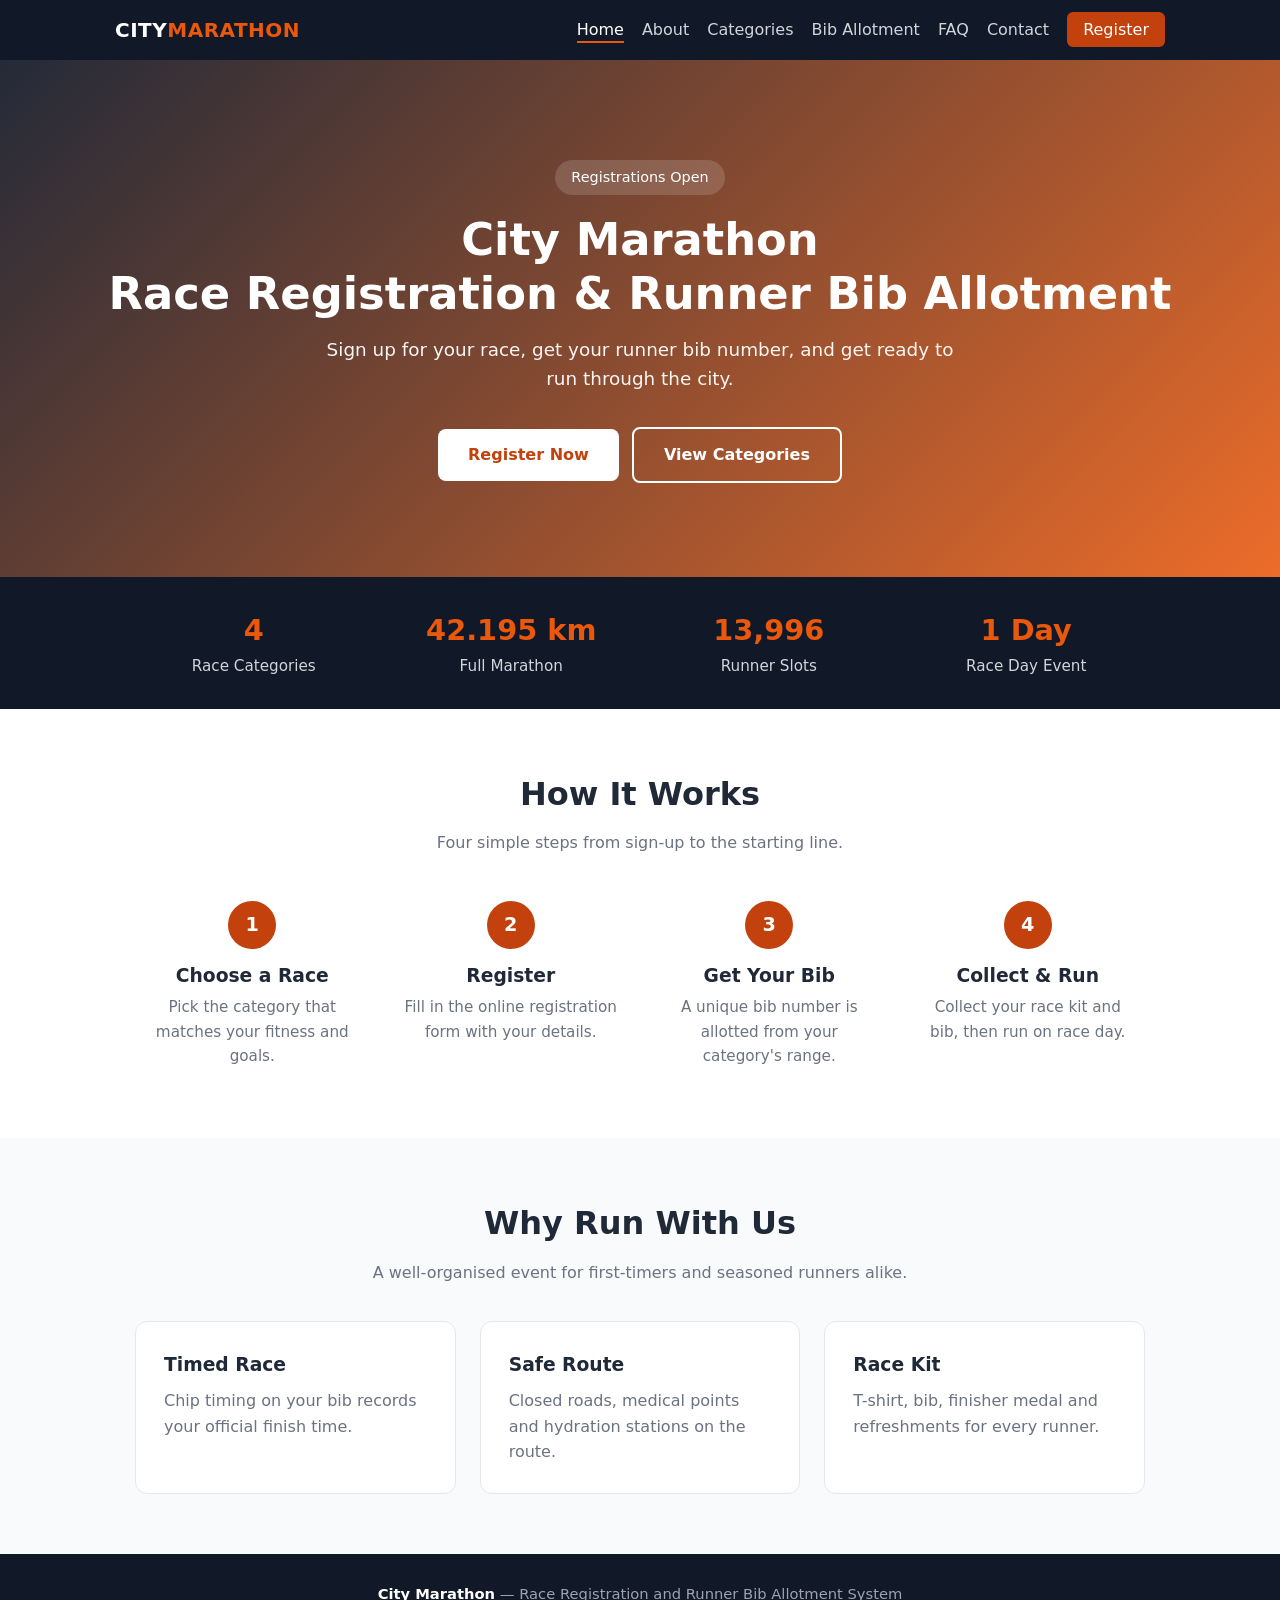
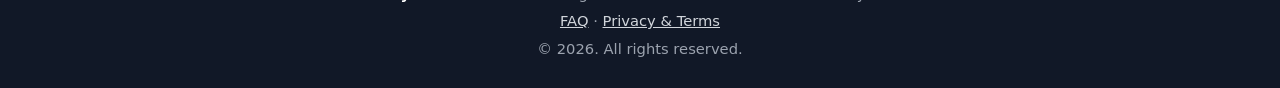
<file: index.html>
<!DOCTYPE html>
<html lang="en">
<head>
  <meta charset="UTF-8">
  <meta name="viewport" content="width=device-width, initial-scale=1.0">
  <meta name="description" content="City Marathon race registration and runner bib allotment information.">
  <meta property="og:title" content="City Marathon | Race Registration &amp; Bib Allotment">
  <meta property="og:description" content="Register for the City Marathon, 14 January 2027, and learn how runner bib numbers are allotted.">
  <meta property="og:type" content="website">
  <title>City Marathon | Race Registration &amp; Bib Allotment</title>
  <link rel="icon" href="data:image/svg+xml,%3Csvg xmlns='http://www.w3.org/2000/svg' viewBox='0 0 64 64'%3E%3Crect width='64' height='64' rx='12' fill='%23111827'/%3E%3Ctext x='32' y='43' font-size='32' font-weight='800' text-anchor='middle' fill='%23ea580c' font-family='Arial'%3ECM%3C/text%3E%3C/svg%3E">
  <link rel="stylesheet" href="style.css">
</head>
<body>

  <a href="#main" class="skip">Skip to content</a>

  <header>
    <div class="container nav">
      <a href="index.html" class="logo">CITY<span>MARATHON</span></a>
      <input type="checkbox" id="menu" class="menu-toggle">
      <label for="menu" class="menu-button" aria-label="Open menu">&#9776;</label>
      <ul>
        <li><a href="index.html" class="active" aria-current="page">Home</a></li>
        <li><a href="about.html">About</a></li>
        <li><a href="categories.html">Categories</a></li>
        <li><a href="bib-allotment.html">Bib Allotment</a></li>
        <li><a href="faq.html">FAQ</a></li>
        <li><a href="contact.html">Contact</a></li>
        <li><a href="register.html" class="cta">Register</a></li>
      </ul>
    </div>
  </header>

  <main id="main">
    <div class="hero">
      <span class="tag">Registrations Open</span>
      <h1>City Marathon<br>Race Registration &amp; Runner Bib Allotment</h1>
      <p>Sign up for your race, get your runner bib number, and get ready to run through the city.</p>
      <a href="register.html" class="btn">Register Now</a>
      <a href="categories.html" class="btn outline">View Categories</a>
    </div>

    <div class="stats">
      <div class="container">
        <div><strong>4</strong><span>Race Categories</span></div>
        <div><strong>42.195 km</strong><span>Full Marathon</span></div>
        <div><strong>13,996</strong><span>Runner Slots</span></div>
        <div><strong>1 Day</strong><span>Race Day Event</span></div>
      </div>
    </div>

    <section>
      <div class="container">
        <h2>How It Works</h2>
        <p class="sub">Four simple steps from sign-up to the starting line.</p>
        <div class="steps">
          <div class="step"><h3>Choose a Race</h3><p>Pick the category that matches your fitness and goals.</p></div>
          <div class="step"><h3>Register</h3><p>Fill in the online registration form with your details.</p></div>
          <div class="step"><h3>Get Your Bib</h3><p>A unique bib number is allotted from your category's range.</p></div>
          <div class="step"><h3>Collect &amp; Run</h3><p>Collect your race kit and bib, then run on race day.</p></div>
        </div>
      </div>
    </section>

    <section class="alt">
      <div class="container">
        <h2>Why Run With Us</h2>
        <p class="sub">A well-organised event for first-timers and seasoned runners alike.</p>
        <div class="cards">
          <div class="card"><h3>Timed Race</h3><p>Chip timing on your bib records your official finish time.</p></div>
          <div class="card"><h3>Safe Route</h3><p>Closed roads, medical points and hydration stations on the route.</p></div>
          <div class="card"><h3>Race Kit</h3><p>T-shirt, bib, finisher medal and refreshments for every runner.</p></div>
        </div>
      </div>
    </section>
  </main>

  <footer>
    <p><strong>City Marathon</strong> &mdash; Race Registration and Runner Bib Allotment System</p>
    <p><a href="faq.html">FAQ</a> &middot; <a href="privacy.html">Privacy &amp; Terms</a></p>
    <p>&copy; 2026. All rights reserved.</p>
  </footer>

</body>
</html>
</file>
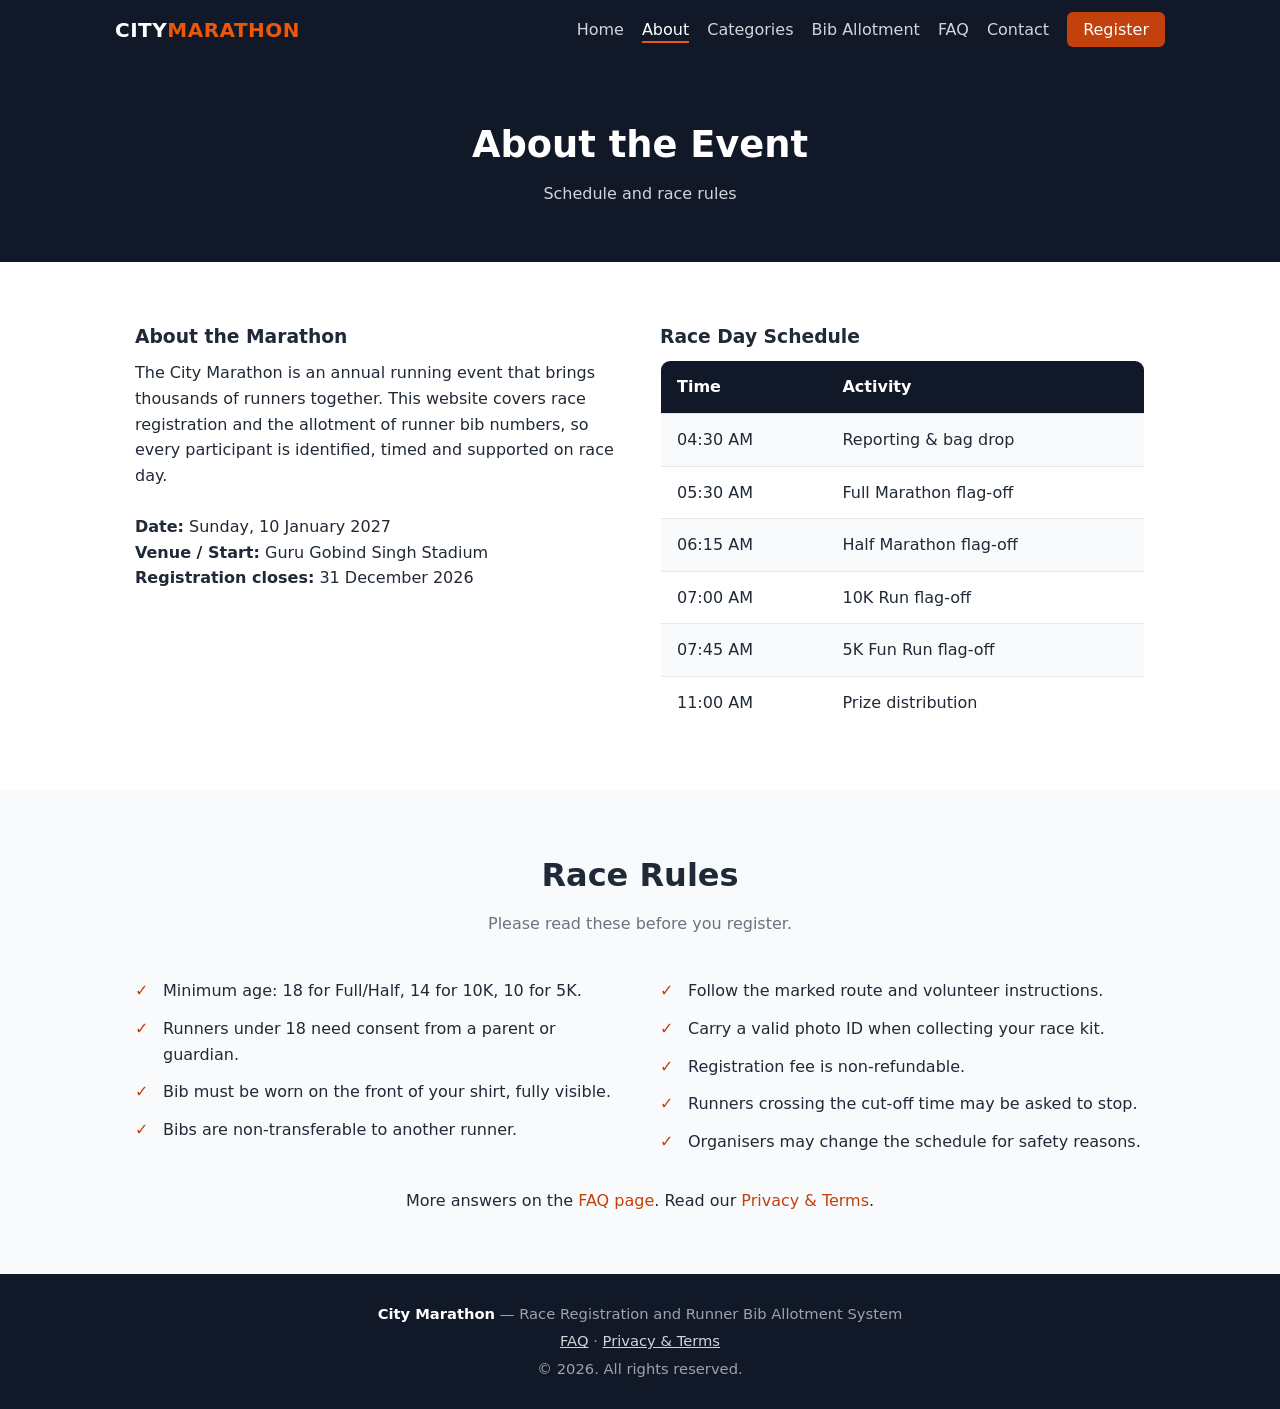
<file: about.html>
<!DOCTYPE html>
<html lang="en">
<head>
  <meta charset="UTF-8">
  <meta name="viewport" content="width=device-width, initial-scale=1.0">
  <meta name="description" content="About the City Marathon: schedule, route and rules.">
  <meta property="og:title" content="About | City Marathon">
  <meta property="og:description" content="Race day schedule and rules for the City Marathon.">
  <meta property="og:type" content="website">
  <title>About | City Marathon</title>
  <link rel="icon" href="data:image/svg+xml,%3Csvg xmlns='http://www.w3.org/2000/svg' viewBox='0 0 64 64'%3E%3Crect width='64' height='64' rx='12' fill='%23111827'/%3E%3Ctext x='32' y='43' font-size='32' font-weight='800' text-anchor='middle' fill='%23ea580c' font-family='Arial'%3ECM%3C/text%3E%3C/svg%3E">
  <link rel="stylesheet" href="style.css">
</head>
<body>

  <a href="#main" class="skip">Skip to content</a>

  <header>
    <div class="container nav">
      <a href="index.html" class="logo">CITY<span>MARATHON</span></a>
      <input type="checkbox" id="menu" class="menu-toggle">
      <label for="menu" class="menu-button" aria-label="Open menu">&#9776;</label>
      <ul>
        <li><a href="index.html">Home</a></li>
        <li><a href="about.html" class="active" aria-current="page">About</a></li>
        <li><a href="categories.html">Categories</a></li>
        <li><a href="bib-allotment.html">Bib Allotment</a></li>
        <li><a href="faq.html">FAQ</a></li>
        <li><a href="contact.html">Contact</a></li>
        <li><a href="register.html" class="cta">Register</a></li>
      </ul>
    </div>
  </header>

  <main id="main">
    <div class="page-title">
      <h1>About the Event</h1>
      <p>Schedule and race rules</p>
    </div>

    <section>
      <div class="container two-col">
        <div>
          <h3>About the Marathon</h3>
          <p>The City Marathon is an annual running event that brings thousands of runners together. This website covers race registration and the allotment of runner bib numbers, so every participant is identified, timed and supported on race day.</p>
          <br>
          <p><strong>Date:</strong> Sunday, 10 January 2027 <br>
             <strong>Venue / Start:</strong> Guru Gobind Singh Stadium<br>
             <strong>Registration closes:</strong> 31 December 2026</p>
        </div>
        <div>
          <h3>Race Day Schedule</h3>
          <div class="table-wrap">
            <table>
              <tr><th>Time</th><th>Activity</th></tr>
              <tr><td>04:30 AM</td><td>Reporting &amp; bag drop</td></tr>
              <tr><td>05:30 AM</td><td>Full Marathon flag-off</td></tr>
              <tr><td>06:15 AM</td><td>Half Marathon flag-off</td></tr>
              <tr><td>07:00 AM</td><td>10K Run flag-off</td></tr>
              <tr><td>07:45 AM</td><td>5K Fun Run flag-off</td></tr>
              <tr><td>11:00 AM</td><td>Prize distribution</td></tr>
            </table>
          </div>
        </div>
      </div>
    </section>

    <section class="alt">
      <div class="container">
        <h2>Race Rules</h2>
        <p class="sub">Please read these before you register.</p>
        <div class="two-col">
          <ul class="checklist">
            <li>Minimum age: 18 for Full/Half, 14 for 10K, 10 for 5K.</li>
            <li>Runners under 18 need consent from a parent or guardian.</li>
            <li>Bib must be worn on the front of your shirt, fully visible.</li>
            <li>Bibs are non-transferable to another runner.</li>
          </ul>
          <ul class="checklist">
            <li>Follow the marked route and volunteer instructions.</li>
            <li>Carry a valid photo ID when collecting your race kit.</li>
            <li>Registration fee is non-refundable.</li>
            <li>Runners crossing the cut-off time may be asked to stop.</li>
            <li>Organisers may change the schedule for safety reasons.</li>
          </ul>
        </div>
        <p style="text-align:center; margin-top:28px;">More answers on the <a href="faq.html">FAQ page</a>. Read our <a href="privacy.html">Privacy &amp; Terms</a>.</p>
      </div>
    </section>
  </main>

  <footer>
    <p><strong>City Marathon</strong> &mdash; Race Registration and Runner Bib Allotment System</p>
    <p><a href="faq.html">FAQ</a> &middot; <a href="privacy.html">Privacy &amp; Terms</a></p>
    <p>&copy; 2026. All rights reserved.</p>
  </footer>

</body>
</html>
</file>
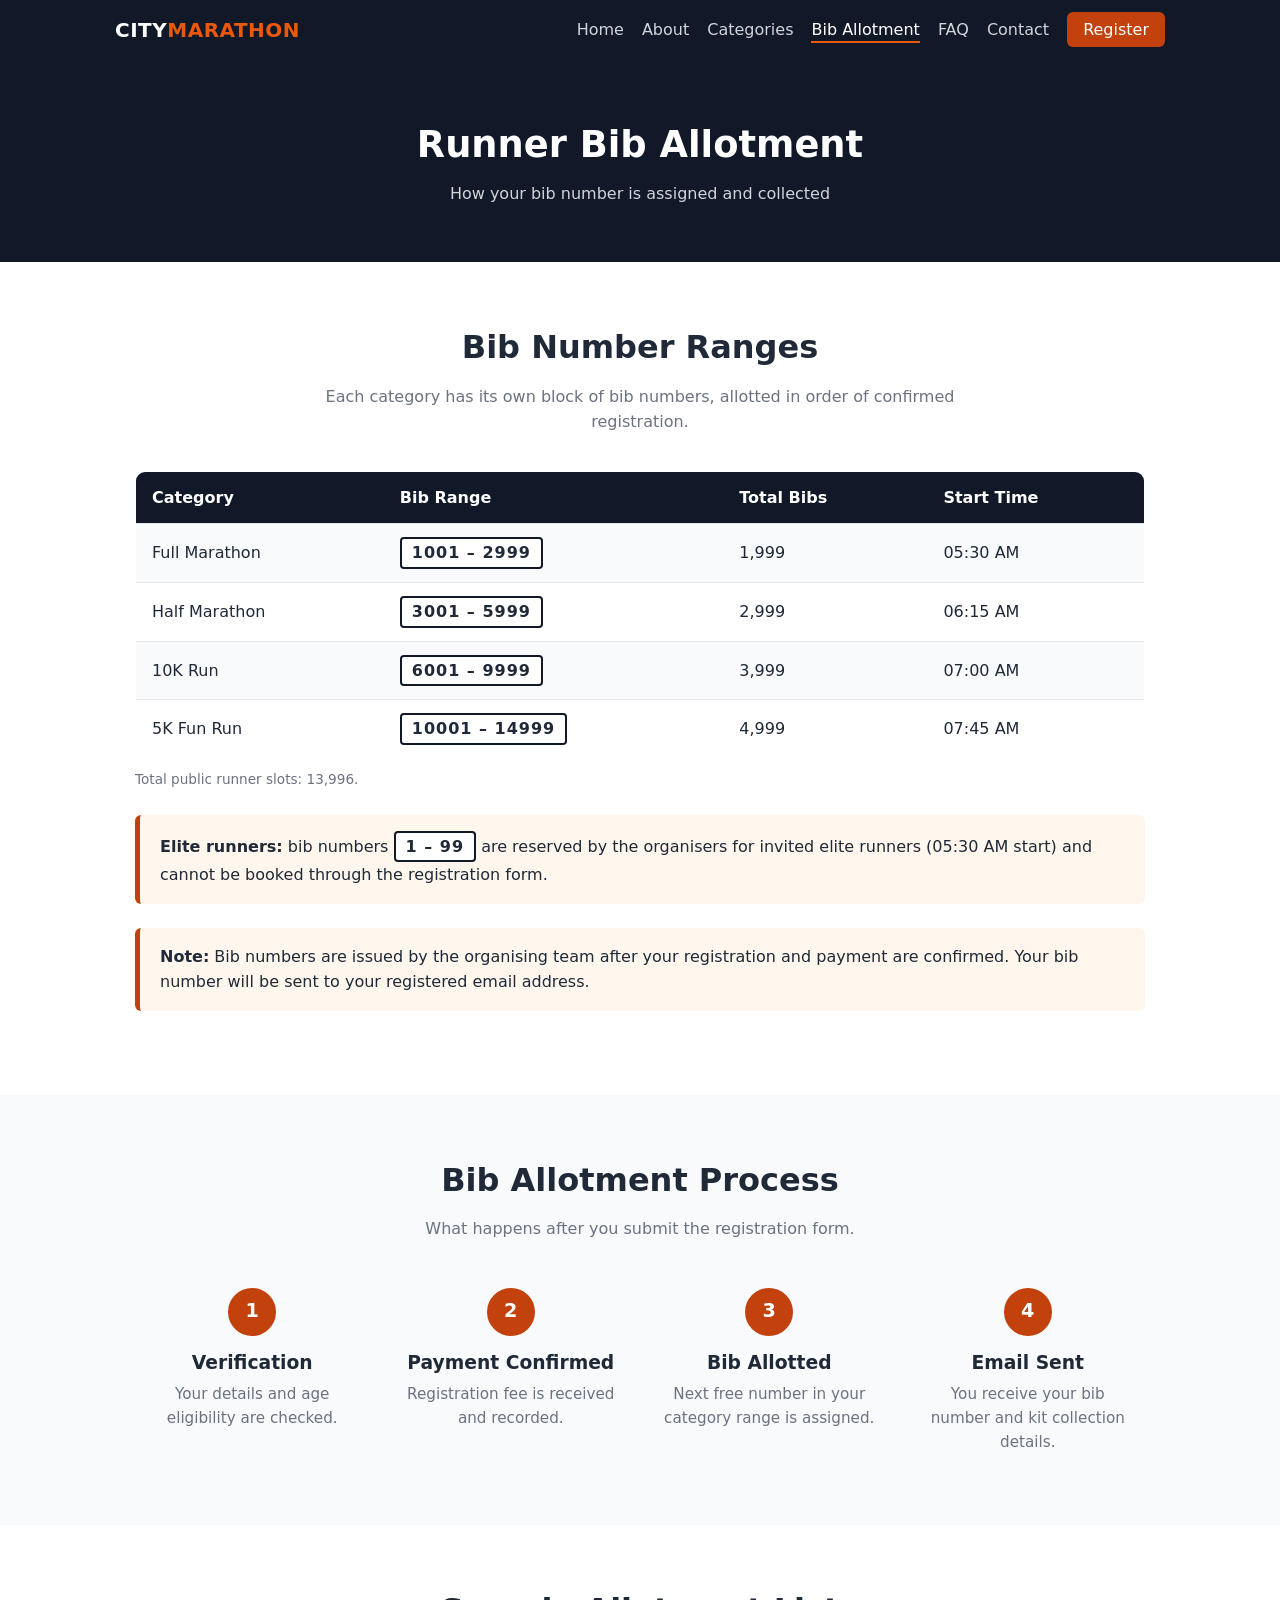
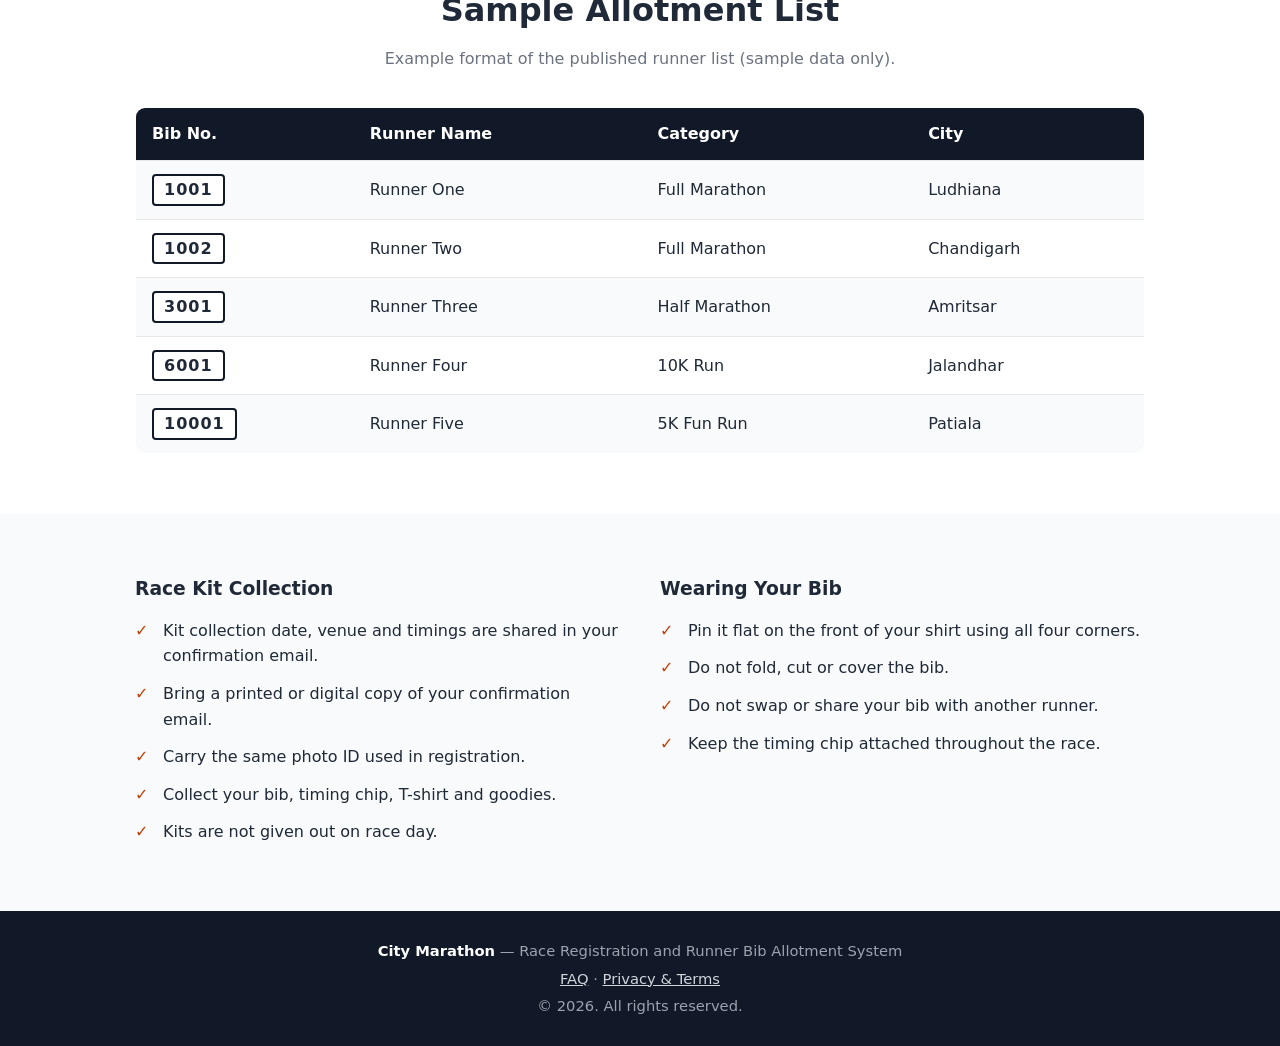
<file: bib-allotment.html>
<!DOCTYPE html>
<html lang="en">
<head>
  <meta charset="UTF-8">
  <meta name="viewport" content="width=device-width, initial-scale=1.0">
  <meta name="description" content="How runner bib numbers are allotted for the City Marathon.">
  <meta property="og:title" content="Bib Allotment | City Marathon">
  <meta property="og:description" content="Bib number ranges, the allotment process and race kit collection for the City Marathon.">
  <meta property="og:type" content="website">
  <title>Bib Allotment | City Marathon</title>
  <link rel="icon" href="data:image/svg+xml,%3Csvg xmlns='http://www.w3.org/2000/svg' viewBox='0 0 64 64'%3E%3Crect width='64' height='64' rx='12' fill='%23111827'/%3E%3Ctext x='32' y='43' font-size='32' font-weight='800' text-anchor='middle' fill='%23ea580c' font-family='Arial'%3ECM%3C/text%3E%3C/svg%3E">
  <link rel="stylesheet" href="style.css">
</head>
<body>

  <a href="#main" class="skip">Skip to content</a>

  <header>
    <div class="container nav">
      <a href="index.html" class="logo">CITY<span>MARATHON</span></a>
      <input type="checkbox" id="menu" class="menu-toggle">
      <label for="menu" class="menu-button" aria-label="Open menu">&#9776;</label>
      <ul>
        <li><a href="index.html">Home</a></li>
        <li><a href="about.html">About</a></li>
        <li><a href="categories.html">Categories</a></li>
        <li><a href="bib-allotment.html" class="active" aria-current="page">Bib Allotment</a></li>
        <li><a href="faq.html">FAQ</a></li>
        <li><a href="contact.html">Contact</a></li>
        <li><a href="register.html" class="cta">Register</a></li>
      </ul>
    </div>
  </header>

  <main id="main">
    <div class="page-title">
      <h1>Runner Bib Allotment</h1>
      <p>How your bib number is assigned and collected</p>
    </div>

    <section>
      <div class="container">
        <h2>Bib Number Ranges</h2>
        <p class="sub">Each category has its own block of bib numbers, allotted in order of confirmed registration.</p>

        <div class="table-wrap">
          <table>
            <caption class="sr-only" style="position:absolute;left:-9999px;">Bib number ranges by category</caption>
            <tr><th>Category</th><th>Bib Range</th><th>Total Bibs</th><th>Start Time</th></tr>
            <tr><td>Full Marathon</td><td><span class="bib">1001 &ndash; 2999</span></td><td>1,999</td><td>05:30 AM</td></tr>
            <tr><td>Half Marathon</td><td><span class="bib">3001 &ndash; 5999</span></td><td>2,999</td><td>06:15 AM</td></tr>
            <tr><td>10K Run</td><td><span class="bib">6001 &ndash; 9999</span></td><td>3,999</td><td>07:00 AM</td></tr>
            <tr><td>5K Fun Run</td><td><span class="bib">10001 &ndash; 14999</span></td><td>4,999</td><td>07:45 AM</td></tr>
          </table>
        </div>
        <p class="hint" style="margin-top:10px;">Total public runner slots: 13,996.</p>

        <div class="notice">
          <strong>Elite runners:</strong> bib numbers <span class="bib">1 &ndash; 99</span> are reserved by the organisers for invited elite runners (05:30 AM start) and cannot be booked through the registration form.
        </div>

        <div class="notice">
          <strong>Note:</strong> Bib numbers are issued by the organising team after your registration and payment are confirmed. Your bib number will be sent to your registered email address.
        </div>
      </div>
    </section>

    <section class="alt">
      <div class="container">
        <h2>Bib Allotment Process</h2>
        <p class="sub">What happens after you submit the registration form.</p>
        <div class="steps">
          <div class="step"><h3>Verification</h3><p>Your details and age eligibility are checked.</p></div>
          <div class="step"><h3>Payment Confirmed</h3><p>Registration fee is received and recorded.</p></div>
          <div class="step"><h3>Bib Allotted</h3><p>Next free number in your category range is assigned.</p></div>
          <div class="step"><h3>Email Sent</h3><p>You receive your bib number and kit collection details.</p></div>
        </div>
      </div>
    </section>

    <section>
      <div class="container">
        <h2>Sample Allotment List</h2>
        <p class="sub">Example format of the published runner list (sample data only).</p>
        <div class="table-wrap">
          <table>
            <tr><th>Bib No.</th><th>Runner Name</th><th>Category</th><th>City</th></tr>
            <tr><td><span class="bib">1001</span></td><td>Runner One</td><td>Full Marathon</td><td>Ludhiana</td></tr>
            <tr><td><span class="bib">1002</span></td><td>Runner Two</td><td>Full Marathon</td><td>Chandigarh</td></tr>
            <tr><td><span class="bib">3001</span></td><td>Runner Three</td><td>Half Marathon</td><td>Amritsar</td></tr>
            <tr><td><span class="bib">6001</span></td><td>Runner Four</td><td>10K Run</td><td>Jalandhar</td></tr>
            <tr><td><span class="bib">10001</span></td><td>Runner Five</td><td>5K Fun Run</td><td>Patiala</td></tr>
          </table>
        </div>
      </div>
    </section>

    <section class="alt">
      <div class="container two-col">
        <div>
          <h3>Race Kit Collection</h3>
          <ul class="checklist">
            <li>Kit collection date, venue and timings are shared in your confirmation email.</li>
            <li>Bring a printed or digital copy of your confirmation email.</li>
            <li>Carry the same photo ID used in registration.</li>
            <li>Collect your bib, timing chip, T-shirt and goodies.</li>
            <li>Kits are not given out on race day.</li>
          </ul>
        </div>
        <div>
          <h3>Wearing Your Bib</h3>
          <ul class="checklist">
            <li>Pin it flat on the front of your shirt using all four corners.</li>
            <li>Do not fold, cut or cover the bib.</li>
            <li>Do not swap or share your bib with another runner.</li>
            <li>Keep the timing chip attached throughout the race.</li>
          </ul>
        </div>
      </div>
    </section>
  </main>

  <footer>
    <p><strong>City Marathon</strong> &mdash; Race Registration and Runner Bib Allotment System</p>
    <p><a href="faq.html">FAQ</a> &middot; <a href="privacy.html">Privacy &amp; Terms</a></p>
    <p>&copy; 2026. All rights reserved.</p>
  </footer>

</body>
</html>
</file>
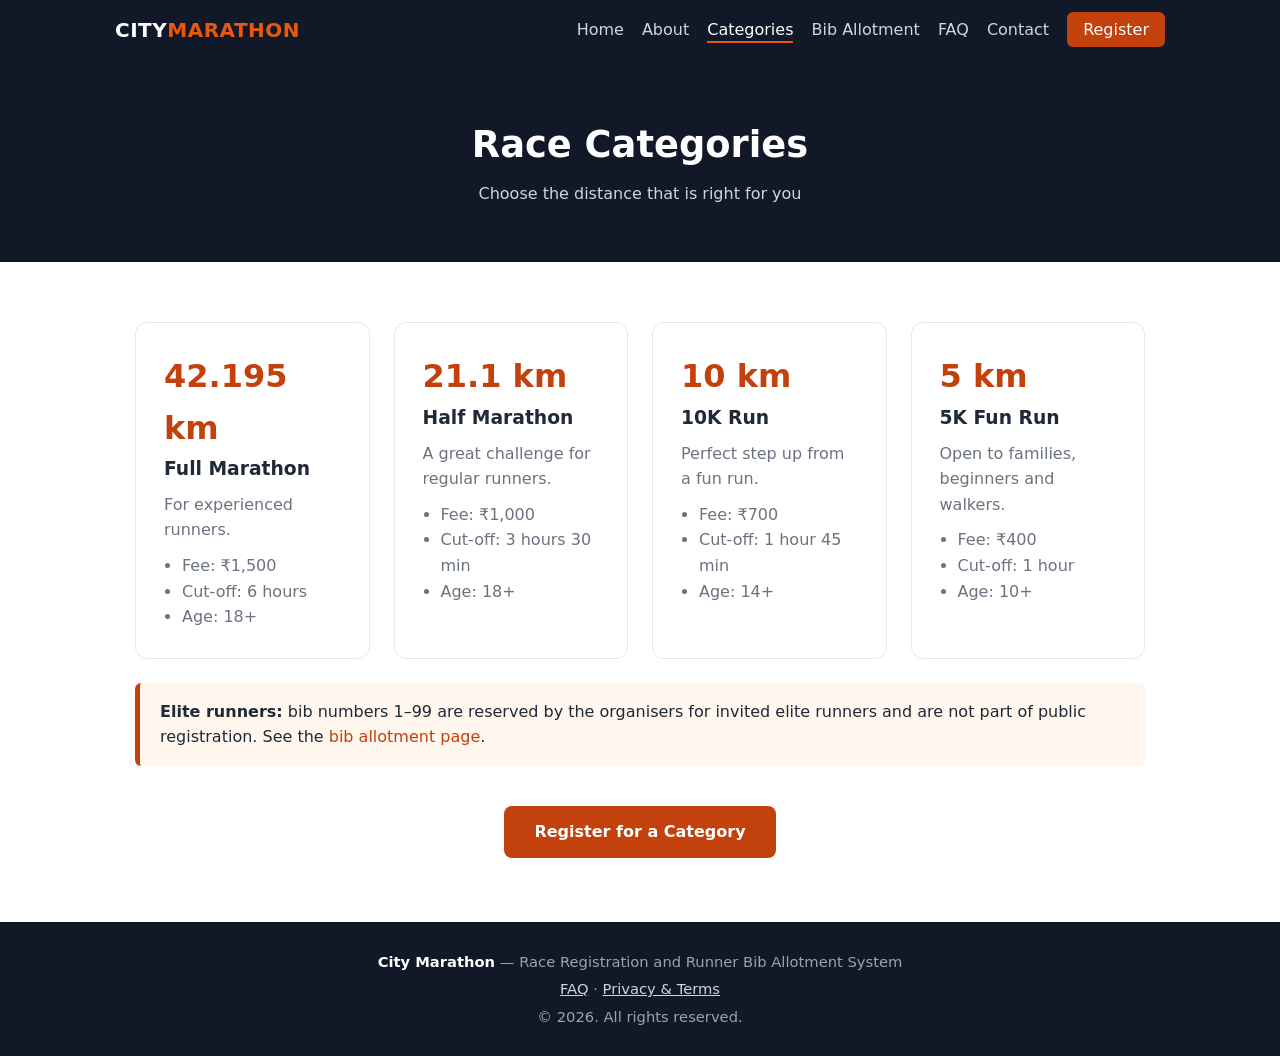
<file: categories.html>
<!DOCTYPE html>
<html lang="en">
<head>
  <meta charset="UTF-8">
  <meta name="viewport" content="width=device-width, initial-scale=1.0">
  <meta name="description" content="City Marathon race categories, fees and cut-off times.">
  <meta property="og:title" content="Race Categories | City Marathon">
  <meta property="og:description" content="Full Marathon, Half Marathon, 10K and 5K Fun Run: fees, cut-off times and age limits.">
  <meta property="og:type" content="website">
  <title>Race Categories | City Marathon</title>
  <link rel="icon" href="data:image/svg+xml,%3Csvg xmlns='http://www.w3.org/2000/svg' viewBox='0 0 64 64'%3E%3Crect width='64' height='64' rx='12' fill='%23111827'/%3E%3Ctext x='32' y='43' font-size='32' font-weight='800' text-anchor='middle' fill='%23ea580c' font-family='Arial'%3ECM%3C/text%3E%3C/svg%3E">
  <link rel="stylesheet" href="style.css">
</head>
<body>

  <a href="#main" class="skip">Skip to content</a>

  <header>
    <div class="container nav">
      <a href="index.html" class="logo">CITY<span>MARATHON</span></a>
      <input type="checkbox" id="menu" class="menu-toggle">
      <label for="menu" class="menu-button" aria-label="Open menu">&#9776;</label>
      <ul>
        <li><a href="index.html">Home</a></li>
        <li><a href="about.html">About</a></li>
        <li><a href="categories.html" class="active" aria-current="page">Categories</a></li>
        <li><a href="bib-allotment.html">Bib Allotment</a></li>
        <li><a href="faq.html">FAQ</a></li>
        <li><a href="contact.html">Contact</a></li>
        <li><a href="register.html" class="cta">Register</a></li>
      </ul>
    </div>
  </header>

  <main id="main">
    <div class="page-title">
      <h1>Race Categories</h1>
      <p>Choose the distance that is right for you</p>
    </div>

    <section>
      <div class="container">
        <div class="cards">
          <div class="card">
            <div class="big">42.195 km</div>
            <h3>Full Marathon</h3>
            <p>For experienced runners.</p>
            <ul>
              <li>Fee: &#8377;1,500</li>
              <li>Cut-off: 6 hours</li>
              <li>Age: 18+</li>
            </ul>
          </div>
          <div class="card">
            <div class="big">21.1 km</div>
            <h3>Half Marathon</h3>
            <p>A great challenge for regular runners.</p>
            <ul>
              <li>Fee: &#8377;1,000</li>
              <li>Cut-off: 3 hours 30 min</li>
              <li>Age: 18+</li>
            </ul>
          </div>
          <div class="card">
            <div class="big">10 km</div>
            <h3>10K Run</h3>
            <p>Perfect step up from a fun run.</p>
            <ul>
              <li>Fee: &#8377;700</li>
              <li>Cut-off: 1 hour 45 min</li>
              <li>Age: 14+</li>
            </ul>
          </div>
          <div class="card">
            <div class="big">5 km</div>
            <h3>5K Fun Run</h3>
            <p>Open to families, beginners and walkers.</p>
            <ul>
              <li>Fee: &#8377;400</li>
              <li>Cut-off: 1 hour</li>
              <li>Age: 10+</li>
            </ul>
          </div>
        </div>

        <div class="notice">
          <strong>Elite runners:</strong> bib numbers 1&ndash;99 are reserved by the organisers for invited elite runners and are not part of public registration. See the <a href="bib-allotment.html">bib allotment page</a>.
        </div>

        <p style="text-align:center; margin-top:36px;"><a href="register.html" class="btn primary">Register for a Category</a></p>
      </div>
    </section>
  </main>

  <footer>
    <p><strong>City Marathon</strong> &mdash; Race Registration and Runner Bib Allotment System</p>
    <p><a href="faq.html">FAQ</a> &middot; <a href="privacy.html">Privacy &amp; Terms</a></p>
    <p>&copy; 2026. All rights reserved.</p>
  </footer>

</body>
</html>
</file>
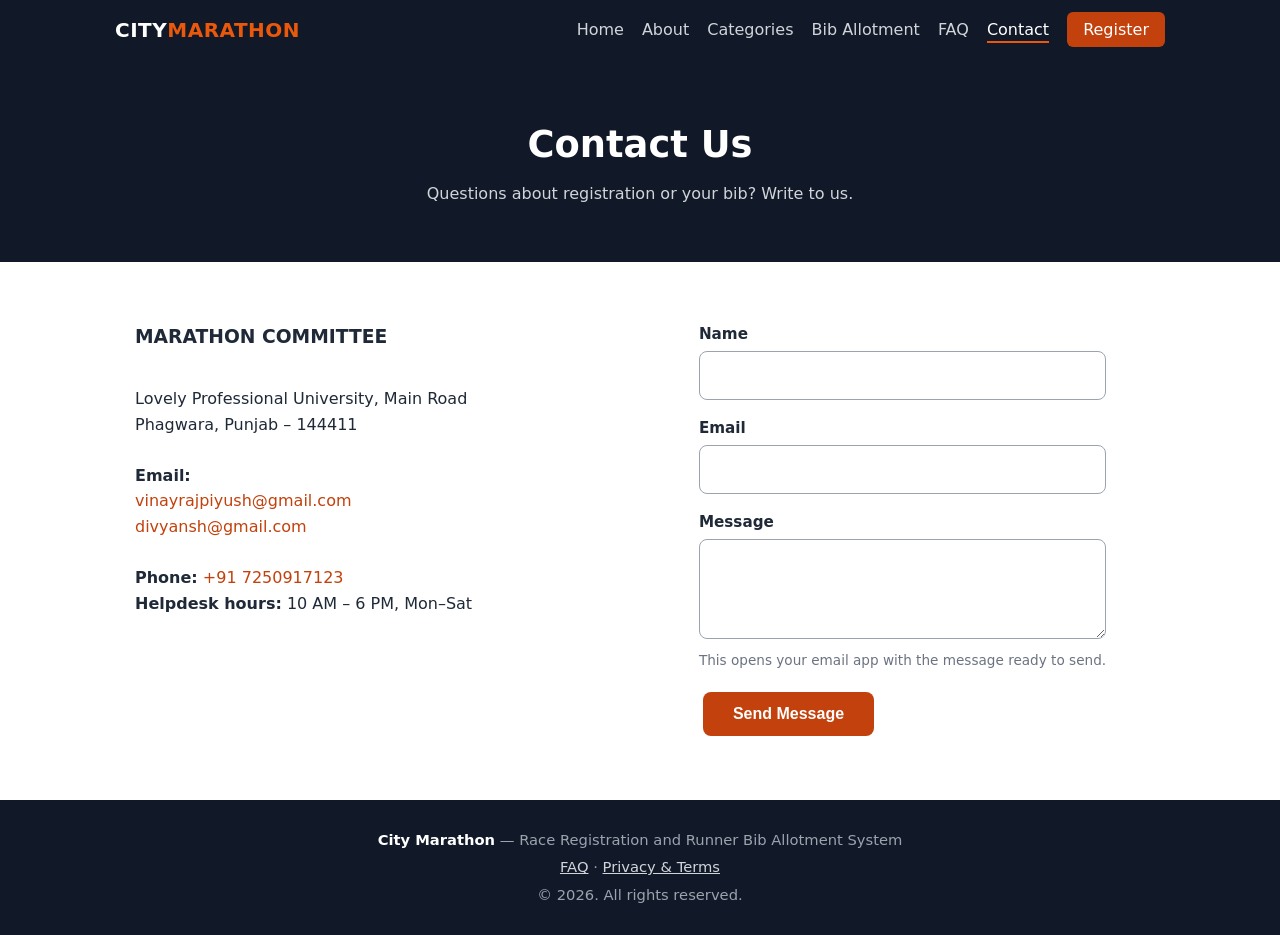
<file: contact.html>
<!DOCTYPE html>
<html lang="en">
<head>
  <meta charset="UTF-8">
  <meta name="viewport" content="width=device-width, initial-scale=1.0">
  <meta name="description" content="Contact the City Marathon organisers.">
  <meta property="og:title" content="Contact | City Marathon">
  <meta property="og:description" content="Questions about registration or your bib? Contact the City Marathon committee.">
  <meta property="og:type" content="website">
  <title>Contact | City Marathon</title>
  <link rel="icon" href="data:image/svg+xml,%3Csvg xmlns='http://www.w3.org/2000/svg' viewBox='0 0 64 64'%3E%3Crect width='64' height='64' rx='12' fill='%23111827'/%3E%3Ctext x='32' y='43' font-size='32' font-weight='800' text-anchor='middle' fill='%23ea580c' font-family='Arial'%3ECM%3C/text%3E%3C/svg%3E">
  <link rel="stylesheet" href="style.css">
</head>
<body>

  <a href="#main" class="skip">Skip to content</a>

  <header>
    <div class="container nav">
      <a href="index.html" class="logo">CITY<span>MARATHON</span></a>
      <input type="checkbox" id="menu" class="menu-toggle">
      <label for="menu" class="menu-button" aria-label="Open menu">&#9776;</label>
      <ul>
        <li><a href="index.html">Home</a></li>
        <li><a href="about.html">About</a></li>
        <li><a href="categories.html">Categories</a></li>
        <li><a href="bib-allotment.html">Bib Allotment</a></li>
        <li><a href="faq.html">FAQ</a></li>
        <li><a href="contact.html" class="active" aria-current="page">Contact</a></li>
        <li><a href="register.html" class="cta">Register</a></li>
      </ul>
    </div>
  </header>

  <main id="main">
    <div class="page-title">
      <h1>Contact Us</h1>
      <p>Questions about registration or your bib? Write to us.</p>
    </div>

    <section>
      <div class="container two-col">
        <div>
          <h3>MARATHON COMMITTEE</h3>
          <p><br>Lovely Professional University, Main Road<br>Phagwara, Punjab &ndash; 144411</p>
          <br>
          <p><strong>Email:</strong><br>
             <a href="mailto:vinayrajpiyush@gmail.com">vinayrajpiyush@gmail.com</a><br>
             <a href="mailto:divyansh@gmail.com">divyansh@gmail.com</a></p>
          <br>
          <p><strong>Phone:</strong> <a href="tel:+917250917123">+91 7250917123</a><br>
             <strong>Helpdesk hours:</strong> 10 AM &ndash; 6 PM, Mon&ndash;Sat</p>
        </div>

        <!-- Opens the visitor's email app addressed to the organisers. -->
        <form action="mailto:vinayrajpiyush@gmail.com" method="post" enctype="text/plain" style="max-width:none;">
          <div class="grid">
            <div class="full">
              <label for="name">Name</label>
              <input type="text" id="name" name="Name" autocomplete="name" required>
            </div>
            <div class="full">
              <label for="email">Email</label>
              <input type="email" id="email" name="Email" autocomplete="email" required>
            </div>
            <div class="full">
              <label for="message">Message</label>
              <textarea id="message" name="Message" required></textarea>
              <p class="hint">This opens your email app with the message ready to send.</p>
            </div>
            <div class="full">
              <button type="submit" class="btn primary">Send Message</button>
            </div>
          </div>
        </form>
      </div>
    </section>
  </main>

  <footer>
    <p><strong>City Marathon</strong> &mdash; Race Registration and Runner Bib Allotment System</p>
    <p><a href="faq.html">FAQ</a> &middot; <a href="privacy.html">Privacy &amp; Terms</a></p>
    <p>&copy; 2026. All rights reserved.</p>
  </footer>

</body>
</html>
</file>
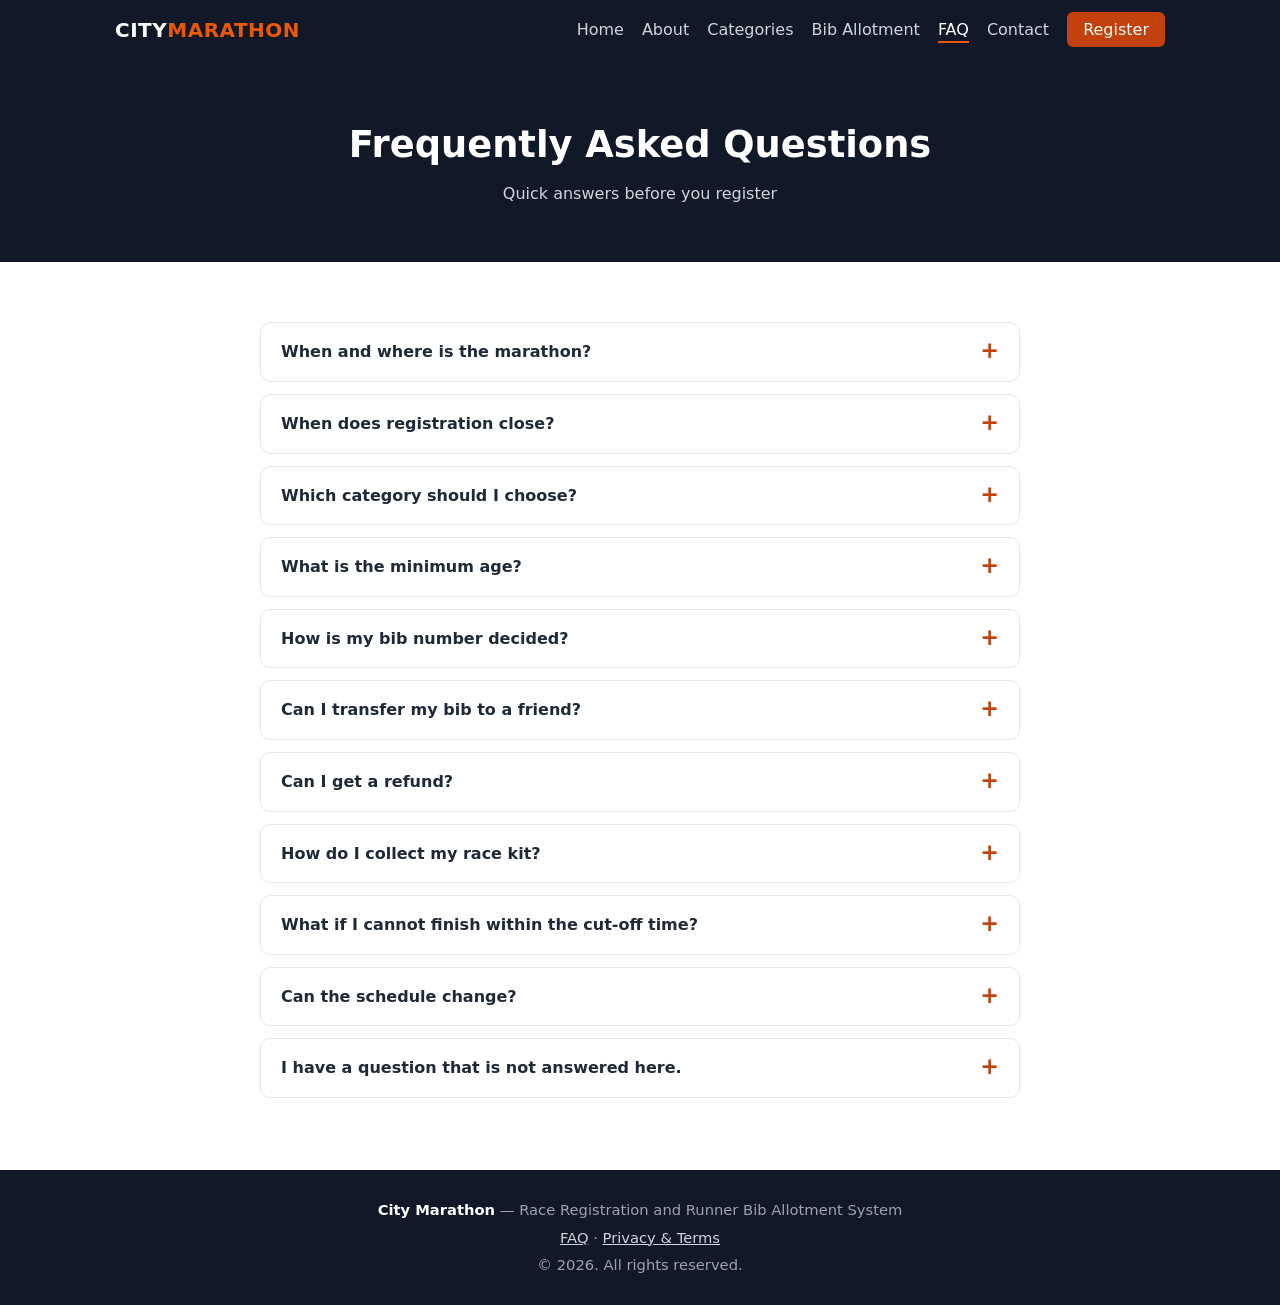
<file: faq.html>
<!DOCTYPE html>
<html lang="en">
<head>
  <meta charset="UTF-8">
  <meta name="viewport" content="width=device-width, initial-scale=1.0">
  <meta name="description" content="Frequently asked questions about City Marathon registration, bibs and race day.">
  <meta property="og:title" content="FAQ | City Marathon">
  <meta property="og:description" content="Answers about registration, bib numbers, refunds, kit collection and race day.">
  <meta property="og:type" content="website">
  <title>FAQ | City Marathon</title>
  <link rel="icon" href="data:image/svg+xml,%3Csvg xmlns='http://www.w3.org/2000/svg' viewBox='0 0 64 64'%3E%3Crect width='64' height='64' rx='12' fill='%23111827'/%3E%3Ctext x='32' y='43' font-size='32' font-weight='800' text-anchor='middle' fill='%23ea580c' font-family='Arial'%3ECM%3C/text%3E%3C/svg%3E">
  <link rel="stylesheet" href="style.css">
</head>
<body>

  <a href="#main" class="skip">Skip to content</a>

  <header>
    <div class="container nav">
      <a href="index.html" class="logo">CITY<span>MARATHON</span></a>
      <input type="checkbox" id="menu" class="menu-toggle">
      <label for="menu" class="menu-button" aria-label="Open menu">&#9776;</label>
      <ul>
        <li><a href="index.html">Home</a></li>
        <li><a href="about.html">About</a></li>
        <li><a href="categories.html">Categories</a></li>
        <li><a href="bib-allotment.html">Bib Allotment</a></li>
        <li><a href="faq.html" class="active" aria-current="page">FAQ</a></li>
        <li><a href="contact.html">Contact</a></li>
        <li><a href="register.html" class="cta">Register</a></li>
      </ul>
    </div>
  </header>

  <main id="main">
    <div class="page-title">
      <h1>Frequently Asked Questions</h1>
      <p>Quick answers before you register</p>
    </div>

    <section>
      <div class="container faq">

        <details>
          <summary>When and where is the marathon?</summary>
          <p>The race is on Sunday, 10 January 2027, starting at Guru Gobind Singh Stadium. Reporting and bag drop open at 04:30 AM. See the full schedule on the <a href="about.html">About page</a>.</p>
        </details>

        <details>
          <summary>When does registration close?</summary>
          <p>Registration closes on 31 December 2026 . Bibs are allotted in order of confirmed registration, so register early.</p>
        </details>

        <details>
          <summary>Which category should I choose?</summary>
          <p>Choose the distance that matches your training. The <a href="categories.html">Categories page</a> lists fees, cut-off times and age limits for the Full Marathon, Half Marathon, 10K Run and 5K Fun Run.</p>
        </details>

        <details>
          <summary>What is the minimum age?</summary>
          <p>18 for the Full and Half Marathon, 14 for the 10K Run and 10 for the 5K Fun Run. Runners under 18 need consent from a parent or guardian.</p>
        </details>

        <details>
          <summary>How is my bib number decided?</summary>
          <p>Each category has its own block of numbers. After your registration and payment are confirmed, the next free number in your category range is assigned and emailed to you. See <a href="bib-allotment.html">Bib Allotment</a>.</p>
        </details>

        <details>
          <summary>Can I transfer my bib to a friend?</summary>
          <p>No. Bibs are non-transferable, and you must not swap or share your bib with another runner.</p>
        </details>

        <details>
          <summary>Can I get a refund?</summary>
          <p>The registration fee is non-refundable.</p>
        </details>

        <details>
          <summary>How do I collect my race kit?</summary>
          <p>Bring your confirmation email and the same photo ID you used to register. Collect your bib, timing chip, T-shirt and goodies. Kits are not given out on race day. Collection date, venue and timings are shared in your confirmation email.</p>
        </details>

        <details>
          <summary>What if I cannot finish within the cut-off time?</summary>
          <p>Runners crossing the cut-off time may be asked to stop by the organisers. Cut-off times for each category are on the Categories page.</p>
        </details>

        <details>
          <summary>Can the schedule change?</summary>
          <p>Yes. Organisers may change the schedule for safety reasons. Any change will be communicated to registered runners.</p>
        </details>

        <details>
          <summary>I have a question that is not answered here.</summary>
          <p>Please use the <a href="contact.html">Contact page</a>. The helpdesk is open 10 AM &ndash; 6 PM, Monday to Saturday.</p>
        </details>

      </div>
    </section>
  </main>

  <footer>
    <p><strong>City Marathon</strong> &mdash; Race Registration and Runner Bib Allotment System</p>
    <p><a href="faq.html">FAQ</a> &middot; <a href="privacy.html">Privacy &amp; Terms</a></p>
    <p>&copy; 2026. All rights reserved.</p>
  </footer>

</body>
</html>
</file>
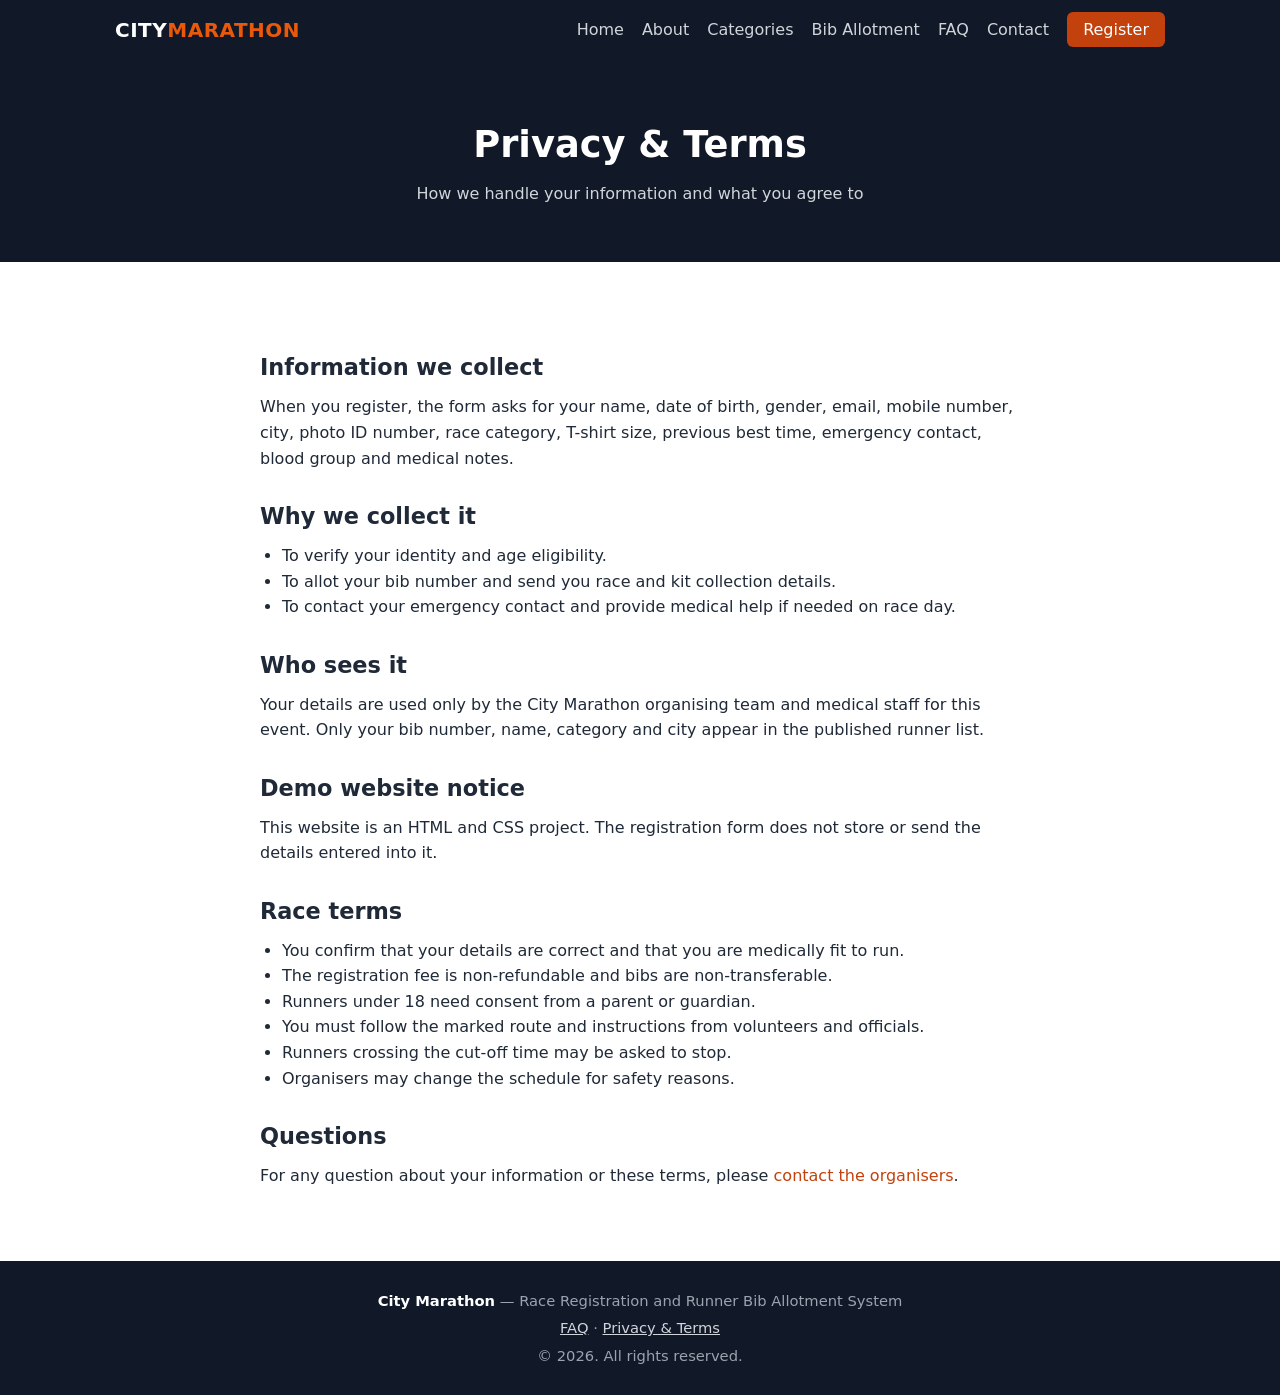
<file: privacy.html>
<!DOCTYPE html>
<html lang="en">
<head>
  <meta charset="UTF-8">
  <meta name="viewport" content="width=device-width, initial-scale=1.0">
  <meta name="description" content="Privacy and terms for City Marathon registration.">
  <meta property="og:title" content="Privacy &amp; Terms | City Marathon">
  <meta property="og:type" content="website">
  <title>Privacy &amp; Terms | City Marathon</title>
  <link rel="icon" href="data:image/svg+xml,%3Csvg xmlns='http://www.w3.org/2000/svg' viewBox='0 0 64 64'%3E%3Crect width='64' height='64' rx='12' fill='%23111827'/%3E%3Ctext x='32' y='43' font-size='32' font-weight='800' text-anchor='middle' fill='%23ea580c' font-family='Arial'%3ECM%3C/text%3E%3C/svg%3E">
  <link rel="stylesheet" href="style.css">
</head>
<body>

  <a href="#main" class="skip">Skip to content</a>

  <header>
    <div class="container nav">
      <a href="index.html" class="logo">CITY<span>MARATHON</span></a>
      <input type="checkbox" id="menu" class="menu-toggle">
      <label for="menu" class="menu-button" aria-label="Open menu">&#9776;</label>
      <ul>
        <li><a href="index.html">Home</a></li>
        <li><a href="about.html">About</a></li>
        <li><a href="categories.html">Categories</a></li>
        <li><a href="bib-allotment.html">Bib Allotment</a></li>
        <li><a href="faq.html">FAQ</a></li>
        <li><a href="contact.html">Contact</a></li>
        <li><a href="register.html" class="cta">Register</a></li>
      </ul>
    </div>
  </header>

  <main id="main">
    <div class="page-title">
      <h1>Privacy &amp; Terms</h1>
      <p>How we handle your information and what you agree to</p>
    </div>

    <section>
      <div class="container prose">

        <h2>Information we collect</h2>
        <p>When you register, the form asks for your name, date of birth, gender, email, mobile number, city, photo ID number, race category, T-shirt size, previous best time, emergency contact, blood group and medical notes.</p>

        <h2>Why we collect it</h2>
        <ul>
          <li>To verify your identity and age eligibility.</li>
          <li>To allot your bib number and send you race and kit collection details.</li>
          <li>To contact your emergency contact and provide medical help if needed on race day.</li>
        </ul>

        <h2>Who sees it</h2>
        <p>Your details are used only by the City Marathon organising team and medical staff for this event. Only your bib number, name, category and city appear in the published runner list.</p>

        <h2>Demo website notice</h2>
        <p>This website is an HTML and CSS project. The registration form does not store or send the details entered into it.</p>

        <h2>Race terms</h2>
        <ul>
          <li>You confirm that your details are correct and that you are medically fit to run.</li>
          <li>The registration fee is non-refundable and bibs are non-transferable.</li>
          <li>Runners under 18 need consent from a parent or guardian.</li>
          <li>You must follow the marked route and instructions from volunteers and officials.</li>
          <li>Runners crossing the cut-off time may be asked to stop.</li>
          <li>Organisers may change the schedule for safety reasons.</li>
        </ul>

        <h2>Questions</h2>
        <p>For any question about your information or these terms, please <a href="contact.html">contact the organisers</a>.</p>

      </div>
    </section>
  </main>

  <footer>
    <p><strong>City Marathon</strong> &mdash; Race Registration and Runner Bib Allotment System</p>
    <p><a href="faq.html">FAQ</a> &middot; <a href="privacy.html">Privacy &amp; Terms</a></p>
    <p>&copy; 2026. All rights reserved.</p>
  </footer>

</body>
</html>
</file>
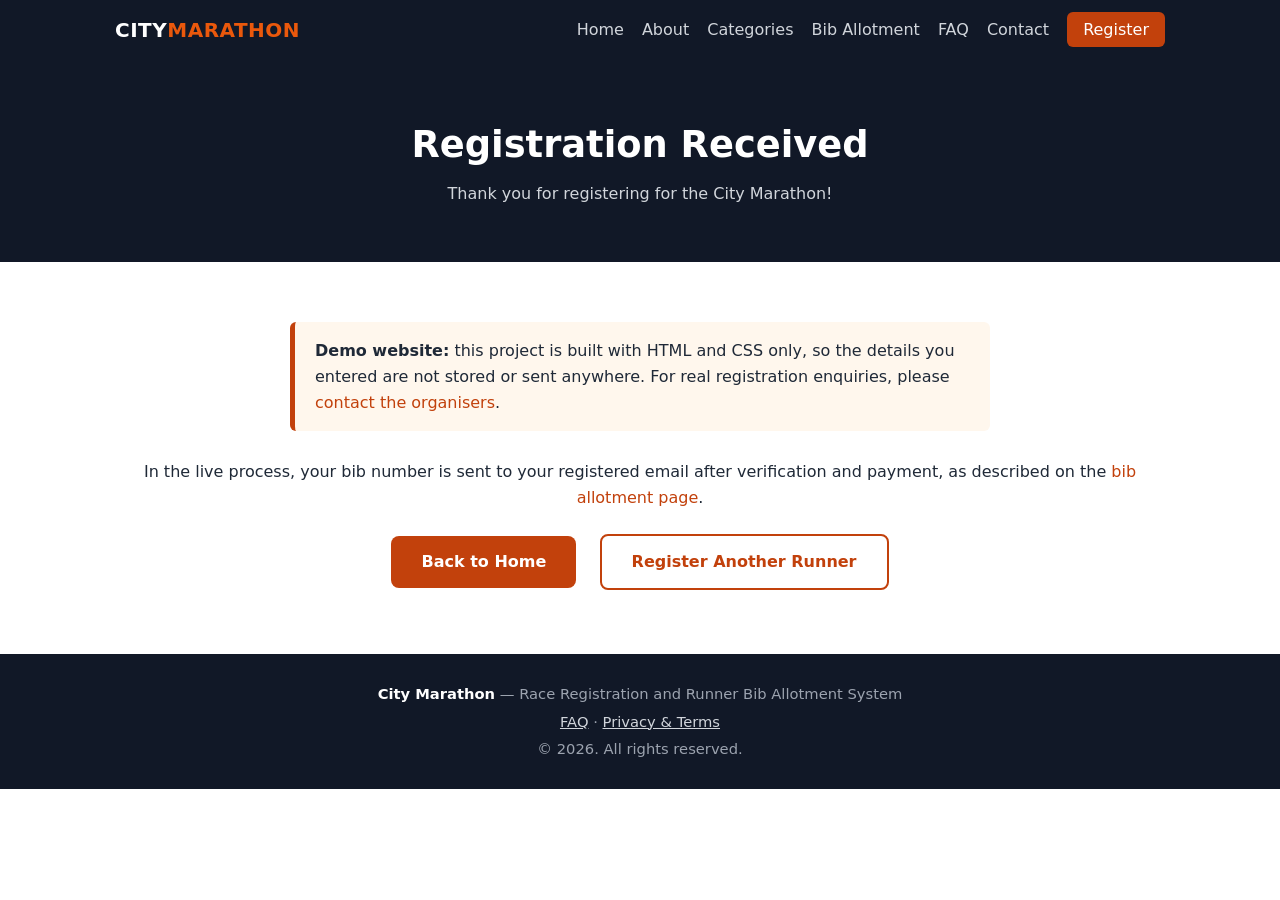
<file: register-success.html>
<!DOCTYPE html>
<html lang="en">
<head>
  <meta charset="UTF-8">
  <meta name="viewport" content="width=device-width, initial-scale=1.0">
  <meta name="robots" content="noindex">
  <title>Registration Received | City Marathon</title>
  <link rel="icon" href="data:image/svg+xml,%3Csvg xmlns='http://www.w3.org/2000/svg' viewBox='0 0 64 64'%3E%3Crect width='64' height='64' rx='12' fill='%23111827'/%3E%3Ctext x='32' y='43' font-size='32' font-weight='800' text-anchor='middle' fill='%23ea580c' font-family='Arial'%3ECM%3C/text%3E%3C/svg%3E">
  <link rel="stylesheet" href="style.css">
</head>
<body>

  <a href="#main" class="skip">Skip to content</a>

  <header>
    <div class="container nav">
      <a href="index.html" class="logo">CITY<span>MARATHON</span></a>
      <input type="checkbox" id="menu" class="menu-toggle">
      <label for="menu" class="menu-button" aria-label="Open menu">&#9776;</label>
      <ul>
        <li><a href="index.html">Home</a></li>
        <li><a href="about.html">About</a></li>
        <li><a href="categories.html">Categories</a></li>
        <li><a href="bib-allotment.html">Bib Allotment</a></li>
        <li><a href="faq.html">FAQ</a></li>
        <li><a href="contact.html">Contact</a></li>
        <li><a href="register.html" class="cta active" aria-current="page">Register</a></li>
      </ul>
    </div>
  </header>

  <main id="main">
    <div class="page-title">
      <h1>Registration Received</h1>
      <p>Thank you for registering for the City Marathon!</p>
    </div>

    <section>
      <div class="container" style="text-align:center;">
        <div class="notice" style="max-width:700px; margin:0 auto 28px; text-align:left;">
          <strong>Demo website:</strong> this project is built with HTML and CSS only, so the details you entered are not stored or sent anywhere. For real registration enquiries, please <a href="contact.html">contact the organisers</a>.
        </div>
        <p>In the live process, your bib number is sent to your registered email after verification and payment, as described on the <a href="bib-allotment.html">bib allotment page</a>.</p>
        <p style="margin-top:20px;">
          <a href="index.html" class="btn primary">Back to Home</a>
          &nbsp;
          <a href="register.html" class="btn secondary">Register Another Runner</a>
        </p>
      </div>
    </section>
  </main>

  <footer>
    <p><strong>City Marathon</strong> &mdash; Race Registration and Runner Bib Allotment System</p>
    <p><a href="faq.html">FAQ</a> &middot; <a href="privacy.html">Privacy &amp; Terms</a></p>
    <p>&copy; 2026. All rights reserved.</p>
  </footer>
</body>
</html>
</file>
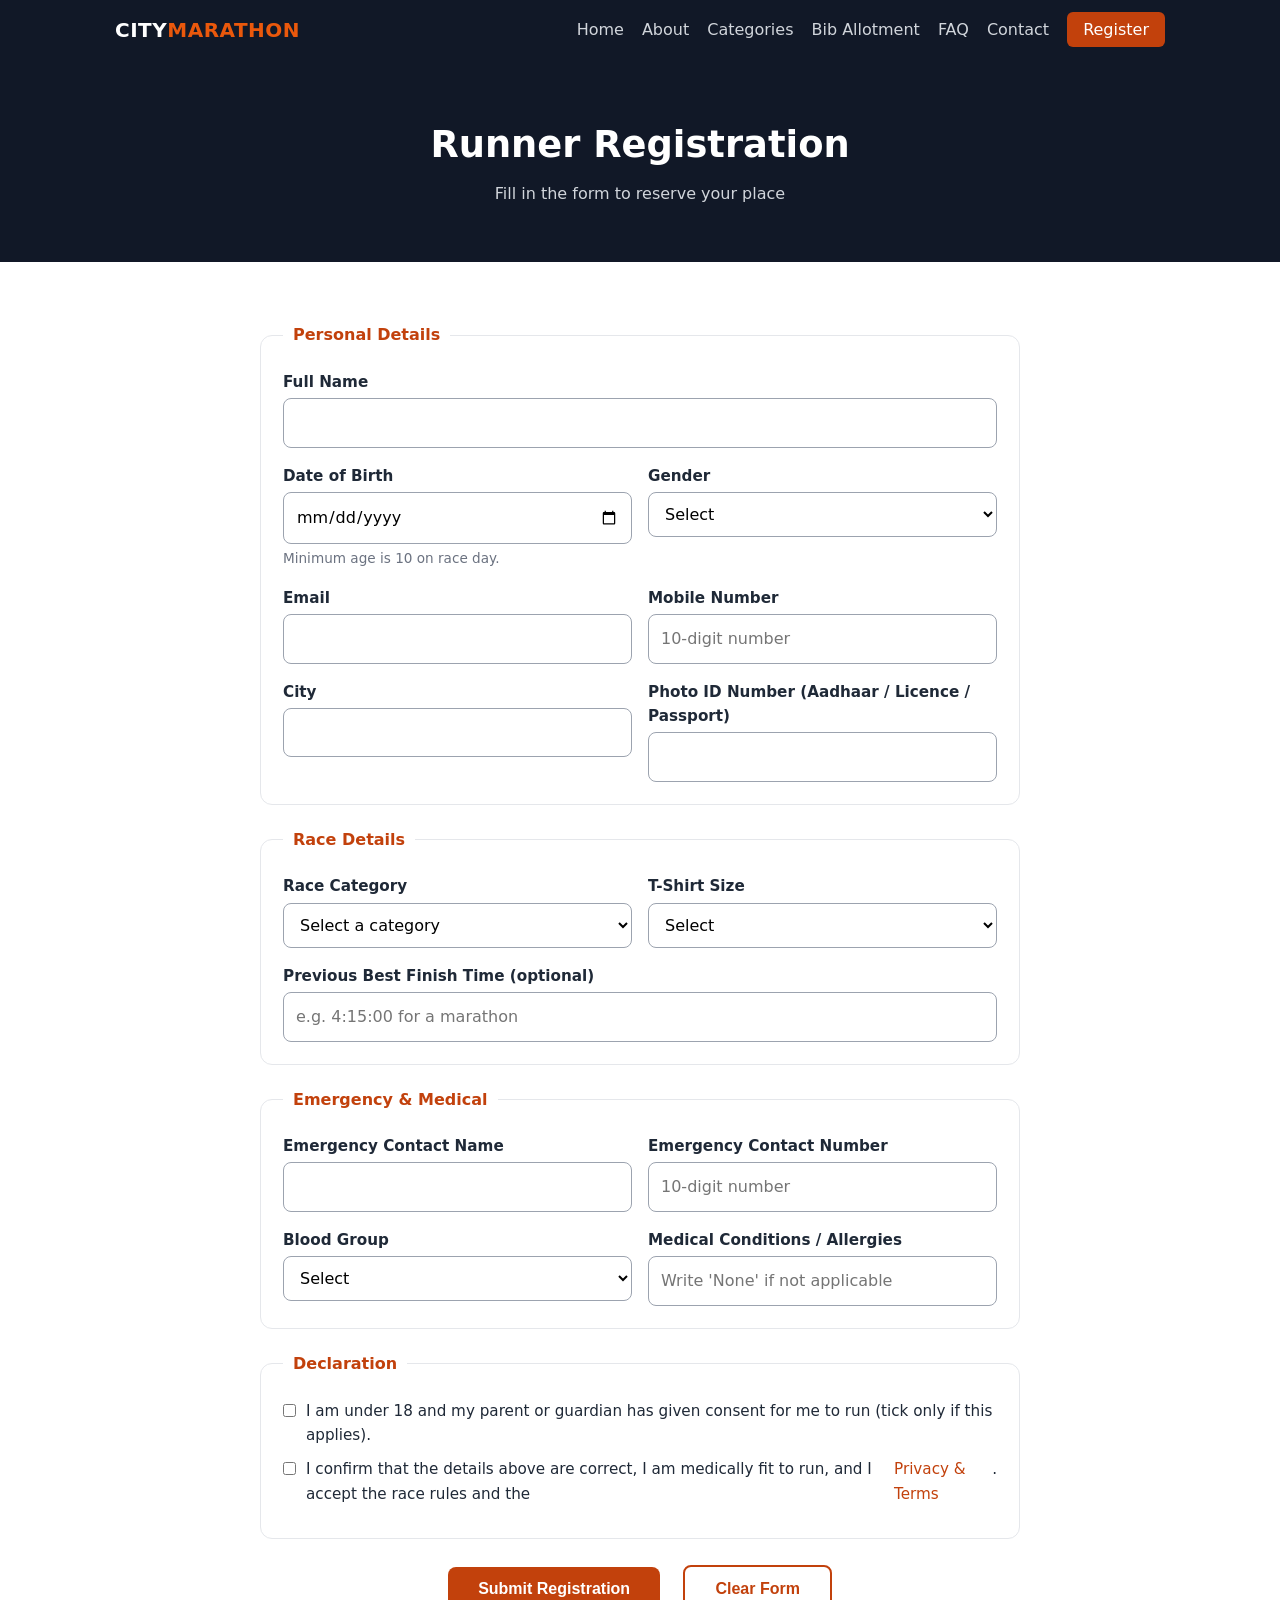
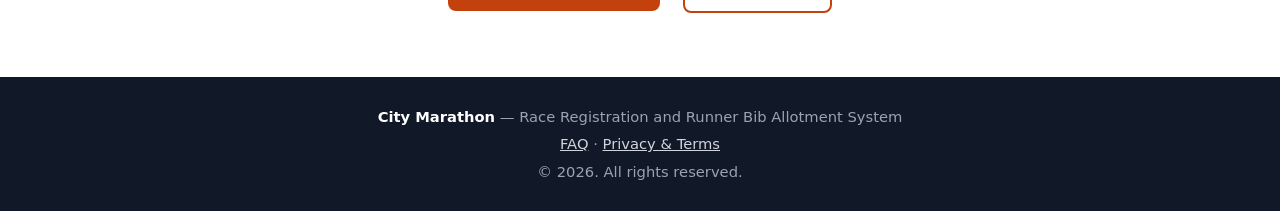
<file: register.html>
<!DOCTYPE html>
<html lang="en">
<head>
  <meta charset="UTF-8">
  <meta name="viewport" content="width=device-width, initial-scale=1.0">
  <meta name="description" content="Register for the City Marathon.">
  <meta property="og:title" content="Register | City Marathon">
  <meta property="og:description" content="Reserve your place in the City Marathon, 14 January 2027.">
  <meta property="og:type" content="website">
  <title>Register | City Marathon</title>
  <link rel="icon" href="data:image/svg+xml,%3Csvg xmlns='http://www.w3.org/2000/svg' viewBox='0 0 64 64'%3E%3Crect width='64' height='64' rx='12' fill='%23111827'/%3E%3Ctext x='32' y='43' font-size='32' font-weight='800' text-anchor='middle' fill='%23ea580c' font-family='Arial'%3ECM%3C/text%3E%3C/svg%3E">
  <link rel="stylesheet" href="style.css">
</head>
<body>

  <a href="#main" class="skip">Skip to content</a>

  <header>
    <div class="container nav">
      <a href="index.html" class="logo">CITY<span>MARATHON</span></a>
      <input type="checkbox" id="menu" class="menu-toggle">
      <label for="menu" class="menu-button" aria-label="Open menu">&#9776;</label>
      <ul>
        <li><a href="index.html">Home</a></li>
        <li><a href="about.html">About</a></li>
        <li><a href="categories.html">Categories</a></li>
        <li><a href="bib-allotment.html">Bib Allotment</a></li>
        <li><a href="faq.html">FAQ</a></li>
        <li><a href="contact.html">Contact</a></li>
        <li><a href="register.html" class="cta active" aria-current="page">Register</a></li>
      </ul>
    </div>
  </header>

  <main id="main">
    <div class="page-title">
      <h1>Runner Registration</h1>
      <p>Fill in the form to reserve your place</p>
    </div>

    <section>
      <div class="container">

        <!-- HTML/CSS-only project, so there is no server to receive the form.
             Fields have no "name" attribute on purpose: with method="get" the
             browser would otherwise put the ID number, phone, blood group and
             medical notes in the address bar. The form just shows the success page.
             To email the details instead, change the form tag to:
             <form action="mailto:you@example.com" method="post" enctype="text/plain">
             and add a name="..." to every field you want included. -->
        <form id="regForm" action="register-success.html" method="get">

          <fieldset>
            <legend>Personal Details</legend>
            <div class="grid">
              <div class="full">
                <label for="name">Full Name</label>
                <input type="text" id="name" autocomplete="name" maxlength="80" required>
              </div>
              <div>
                <label for="dob">Date of Birth</label>
                <input type="date" id="dob" autocomplete="bday" max="2017-01-14" required>
                <p class="hint">Minimum age is 10 on race day.</p>
              </div>
              <div>
                <label for="gender">Gender</label>
                <select id="gender" required>
                  <option value="">Select</option>
                  <option>Male</option>
                  <option>Female</option>
                  <option>Other</option>
                </select>
              </div>
              <div>
                <label for="email">Email</label>
                <input type="email" id="email" autocomplete="email" maxlength="100" required>
              </div>
              <div>
                <label for="phone">Mobile Number</label>
                <input type="tel" id="phone" inputmode="numeric" autocomplete="tel-national" pattern="[0-9]{10}" maxlength="10" placeholder="10-digit number" required>
              </div>
              <div>
                <label for="city">City</label>
                <input type="text" id="city" autocomplete="address-level2" maxlength="60" required>
              </div>
              <div>
                <label for="idproof">Photo ID Number (Aadhaar / Licence / Passport)</label>
                <input type="text" id="idproof" autocomplete="off" maxlength="20" required>
              </div>
            </div>
          </fieldset>

          <fieldset>
            <legend>Race Details</legend>
            <div class="grid">
              <div>
                <label for="category">Race Category</label>
                <select id="category" required>
                  <option value="">Select a category</option>
                  <option>Full Marathon (42.195 km) - Rs 1500 - age 18+</option>
                  <option>Half Marathon (21.1 km) - Rs 1000 - age 18+</option>
                  <option>10K Run - Rs 700 - age 14+</option>
                  <option>5K Fun Run - Rs 400 - age 10+</option>
                </select>
              </div>
              <div>
                <label for="shirt">T-Shirt Size</label>
                <select id="shirt" required>
                  <option value="">Select</option>
                  <option>S</option><option>M</option><option>L</option><option>XL</option><option>XXL</option>
                </select>
              </div>
              <div class="full">
                <label for="besttime">Previous Best Finish Time (optional)</label>
                <input type="text" id="besttime" maxlength="10" placeholder="e.g. 4:15:00 for a marathon">
              </div>
            </div>
          </fieldset>

          <fieldset>
            <legend>Emergency &amp; Medical</legend>
            <div class="grid">
              <div>
                <label for="ecname">Emergency Contact Name</label>
                <input type="text" id="ecname" autocomplete="off" maxlength="80" required>
              </div>
              <div>
                <label for="ecphone">Emergency Contact Number</label>
                <input type="tel" id="ecphone" inputmode="numeric" autocomplete="off" pattern="[0-9]{10}" maxlength="10" placeholder="10-digit number" required>
              </div>
              <div>
                <label for="blood">Blood Group</label>
                <select id="blood" required>
                  <option value="">Select</option>
                  <option>A+</option><option>A-</option><option>B+</option><option>B-</option>
                  <option>AB+</option><option>AB-</option><option>O+</option><option>O-</option>
                </select>
              </div>
              <div>
                <label for="medical">Medical Conditions / Allergies</label>
                <input type="text" id="medical" maxlength="200" placeholder="Write 'None' if not applicable">
              </div>
            </div>
          </fieldset>

          <fieldset>
            <legend>Declaration</legend>
            <label class="check" for="guardian">
              <input type="checkbox" id="guardian">
              I am under 18 and my parent or guardian has given consent for me to run (tick only if this applies).
            </label>
            <label class="check" for="declaration">
              <input type="checkbox" id="declaration" required>
              I confirm that the details above are correct, I am medically fit to run, and I accept the race rules and the <a href="privacy.html">Privacy &amp; Terms</a>.
            </label>
          </fieldset>

          <p style="text-align:center;">
            <button type="submit" class="btn primary">Submit Registration</button>
            &nbsp;
            <button type="reset" class="btn secondary">Clear Form</button>
          </p>
        </form>

      </div>
    </section>
  </main>

  <footer>
    <p><strong>City Marathon</strong> &mdash; Race Registration and Runner Bib Allotment System</p>
    <p><a href="faq.html">FAQ</a> &middot; <a href="privacy.html">Privacy &amp; Terms</a></p>
    <p>&copy; 2026. All rights reserved.</p>
  </footer>
</body>
</html>
</file>
<file: style.css>
/* City Marathon Race Registration and Runner Bib Allotment System */

:root {
  --bg: #ffffff;
  --text: #1f2937;
  --muted: #6b7280;
  --brand: #ea580c;
  --brand-dark: #c2410c;
  --brand-darker: #9a3412;
  --dark: #111827;
  --card: #f9fafb;
  --line: #e5e7eb;
  --max: 1050px;
}

* { box-sizing: border-box; margin: 0; padding: 0; }

body {
  font-family: system-ui, -apple-system, "Segoe UI", Roboto, Arial, sans-serif;
  color: var(--text);
  background: var(--bg);
  line-height: 1.6;
}

a { color: var(--brand-dark); text-decoration: none; }
a:hover { text-decoration: underline; }

.container { max-width: var(--max); margin: 0 auto; padding: 0 20px; }

/* ---------- Accessibility helpers ---------- */
.skip {
  position: absolute;
  left: -9999px;
  top: 0;
  background: var(--brand-dark);
  color: #fff;
  padding: 10px 16px;
  z-index: 100;
}
.skip:focus { left: 10px; top: 10px; }

:focus-visible { outline: 3px solid var(--brand); outline-offset: 2px; }
.nav :focus-visible, .btn:focus-visible { outline-color: #fff; }
.menu-toggle:focus-visible + .menu-button { outline: 3px solid #fff; outline-offset: 2px; }

/* ---------- Header / Navigation (CSS-only mobile menu) ---------- */
header {
  background: var(--dark);
  position: sticky;
  top: 0;
  z-index: 10;
}
.nav {
  display: flex;
  align-items: center;
  justify-content: space-between;
  flex-wrap: wrap;
  padding: 14px 0;
}
.logo { font-size: 1.25rem; font-weight: 800; color: #fff; letter-spacing: 0.5px; }
.logo span { color: var(--brand); }
.logo:hover { text-decoration: none; }

.menu-toggle { position: absolute; opacity: 0; width: 1px; height: 1px; }
.menu-button { display: none; cursor: pointer; font-size: 1.6rem; color: #fff; }

.nav ul { list-style: none; display: flex; gap: 18px; align-items: center; }
.nav ul a { color: #d1d5db; font-weight: 500; }
.nav ul a:hover, .nav ul a.active { color: #fff; text-decoration: none; }
.nav ul a.active { border-bottom: 2px solid var(--brand); padding-bottom: 2px; }
.nav ul a.cta {
  background: var(--brand-dark);
  color: #fff;
  padding: 8px 16px;
  border-radius: 6px;
  border-bottom: none;
}
.nav ul a.cta:hover { background: var(--brand-darker); }

/* ---------- Hero ---------- */
.hero {
  background: linear-gradient(135deg, rgba(17,24,39,0.92), rgba(234,88,12,0.88));
  color: #fff;
  text-align: center;
  padding: 100px 20px 90px;
}
.hero .tag {
  display: inline-block;
  background: rgba(255,255,255,0.15);
  padding: 6px 16px;
  border-radius: 20px;
  font-size: 0.9rem;
  margin-bottom: 18px;
}
.hero h1 { font-size: 2.8rem; line-height: 1.2; margin-bottom: 14px; }
.hero p { font-size: 1.15rem; max-width: 640px; margin: 0 auto 30px; opacity: 0.95; }

.btn {
  display: inline-block;
  background: #fff;
  color: var(--brand-dark);
  padding: 13px 30px;
  border-radius: 8px;
  font-weight: 700;
  border: none;
  cursor: pointer;
  font-size: 1rem;
  margin: 4px;
  transition: transform 0.15s, box-shadow 0.15s;
}
.btn:hover { transform: translateY(-2px); box-shadow: 0 6px 16px rgba(0,0,0,0.25); text-decoration: none; }
.btn.primary { background: var(--brand-dark); color: #fff; }
.btn.primary:hover { background: var(--brand-darker); }
.btn.outline { background: transparent; color: #fff; border: 2px solid #fff; }
.btn.secondary { background: #fff; color: var(--brand-dark); border: 2px solid var(--brand-dark); }

/* ---------- Stats strip ---------- */
.stats { background: var(--dark); color: #fff; padding: 30px 0; }
.stats .container {
  display: grid;
  grid-template-columns: repeat(auto-fit, minmax(150px, 1fr));
  gap: 20px;
  text-align: center;
}
.stats strong { display: block; font-size: 1.8rem; color: var(--brand); }
.stats span { color: #d1d5db; font-size: 0.95rem; }

/* ---------- Sections ---------- */
section { padding: 60px 0; }
section.alt { background: var(--card); }
section h2 { text-align: center; font-size: 2rem; margin-bottom: 10px; }
.sub { text-align: center; color: var(--muted); max-width: 650px; margin: 0 auto 36px; }

.page-title { background: var(--dark); color: #fff; text-align: center; padding: 56px 20px; }
.page-title h1 { font-size: 2.3rem; }
.page-title p { color: #d1d5db; margin-top: 6px; }

.cards {
  display: grid;
  grid-template-columns: repeat(auto-fit, minmax(230px, 1fr));
  gap: 24px;
}
.card {
  background: #fff;
  border: 1px solid var(--line);
  padding: 28px;
  border-radius: 12px;
  transition: transform 0.2s, box-shadow 0.2s;
}
.card:hover { transform: translateY(-4px); box-shadow: 0 8px 20px rgba(0,0,0,0.08); }
.card h3 { margin-bottom: 8px; }
.card p { color: var(--muted); }
.card .big { font-size: 2rem; font-weight: 800; color: var(--brand-dark); }
.card ul { margin: 10px 0 0 18px; color: var(--muted); }

/* ---------- Steps ---------- */
.steps { counter-reset: step; display: grid; grid-template-columns: repeat(auto-fit, minmax(200px, 1fr)); gap: 24px; }
.step { text-align: center; padding: 10px; }
.step::before {
  counter-increment: step;
  content: counter(step);
  display: flex;
  align-items: center;
  justify-content: center;
  width: 48px;
  height: 48px;
  margin: 0 auto 12px;
  background: var(--brand-dark);
  color: #fff;
  font-weight: 800;
  font-size: 1.2rem;
  border-radius: 50%;
}
.step h3 { margin-bottom: 4px; }
.step p { color: var(--muted); font-size: 0.95rem; }

/* ---------- Tables ---------- */
.table-wrap { overflow-x: auto; }
table { width: 100%; border-collapse: collapse; background: #fff; border-radius: 10px; overflow: hidden; border: 1px solid var(--line); }
th, td { padding: 13px 16px; text-align: left; border-bottom: 1px solid var(--line); white-space: nowrap; }
th { background: var(--dark); color: #fff; font-weight: 600; }
tr:nth-child(even) td { background: var(--card); }
.bib {
  display: inline-block;
  background: #fff;
  border: 2px solid var(--dark);
  border-radius: 4px;
  padding: 1px 10px;
  font-weight: 800;
  letter-spacing: 1px;
}

/* ---------- Notice box ---------- */
.notice {
  background: #fff7ed;
  border-left: 5px solid var(--brand-dark);
  padding: 16px 20px;
  border-radius: 6px;
  margin: 24px 0;
}

/* ---------- Two columns / lists ---------- */
.two-col { display: grid; grid-template-columns: 1fr 1fr; gap: 40px; align-items: start; }
.two-col h3 { margin-bottom: 8px; }
.checklist { list-style: none; }
.checklist li { padding: 6px 0 6px 28px; position: relative; }
.checklist li::before { content: "\2713"; position: absolute; left: 0; color: var(--brand-dark); font-weight: 800; }

/* ---------- FAQ (details / summary) ---------- */
.faq { max-width: 800px; margin: 0 auto; }
.faq details {
  background: #fff;
  border: 1px solid var(--line);
  border-radius: 10px;
  margin-bottom: 12px;
  padding: 0 20px;
}
.faq summary {
  cursor: pointer;
  font-weight: 600;
  padding: 16px 0;
  list-style: none;
  display: flex;
  justify-content: space-between;
  gap: 16px;
}
.faq summary::-webkit-details-marker { display: none; }
.faq summary::after { content: "+"; font-size: 1.4rem; line-height: 1; color: var(--brand-dark); }
.faq details[open] summary::after { content: "\2212"; }
.faq details p { padding-bottom: 16px; color: var(--muted); }

/* ---------- Legal / long text pages ---------- */
.prose { max-width: 800px; margin: 0 auto; }
.prose h2 { text-align: left; font-size: 1.4rem; margin: 28px 0 8px; }
.prose p, .prose ul { margin-bottom: 12px; }
.prose ul { margin-left: 22px; }

/* ---------- Forms ---------- */
form { max-width: 760px; margin: 0 auto; }
fieldset { border: 1px solid var(--line); border-radius: 12px; padding: 22px; margin-bottom: 22px; background: #fff; }
legend { font-weight: 700; padding: 0 10px; color: var(--brand-dark); }
.grid { display: grid; grid-template-columns: 1fr 1fr; gap: 16px; }
.full { grid-column: 1 / -1; }
label { font-weight: 600; display: block; margin-bottom: 4px; font-size: 0.95rem; }
input, select, textarea {
  width: 100%;
  padding: 11px 12px;
  border: 1px solid #9ca3af;
  border-radius: 8px;
  font: inherit;
  background: #fff;
}
input:focus, select:focus, textarea:focus { outline: 2px solid var(--brand-dark); border-color: transparent; }
textarea { min-height: 100px; resize: vertical; }
.check { display: flex; gap: 10px; align-items: flex-start; font-weight: 400; margin-bottom: 10px; }
.check input { width: auto; margin-top: 5px; }
.hint { font-size: 0.85rem; color: var(--muted); margin-top: 4px; }

/* ---------- Footer ---------- */
footer { background: var(--dark); color: #9ca3af; text-align: center; padding: 28px 20px; font-size: 0.92rem; }
footer strong { color: #fff; }
footer a { color: #d1d5db; text-decoration: underline; }
footer p + p { margin-top: 4px; }

/* ---------- Mobile ---------- */
@media (max-width: 860px) {
  .menu-button { display: block; }
  .nav ul { display: none; flex-direction: column; align-items: flex-start; gap: 12px; width: 100%; padding-top: 14px; }
  .menu-toggle:checked ~ ul { display: flex; }
}
@media (max-width: 760px) {
  .hero h1 { font-size: 2rem; }
  .two-col, .grid { grid-template-columns: 1fr; }
}

/* ---------- Reduced motion ---------- */
@media (prefers-reduced-motion: reduce) {
  * { transition: none !important; animation: none !important; }
  .btn:hover, .card:hover { transform: none; }
}

/* ---------- Print ---------- */
@media print {
  header, footer, .hero .btn, .skip, .btn { display: none !important; }
  body { color: #000; }
  section { padding: 20px 0; }
  .page-title { background: none; color: #000; padding: 10px 0; }
  .page-title p { color: #333; }
  th { background: #eee; color: #000; }
  .faq details { border: 1px solid #999; }
}
</file>
